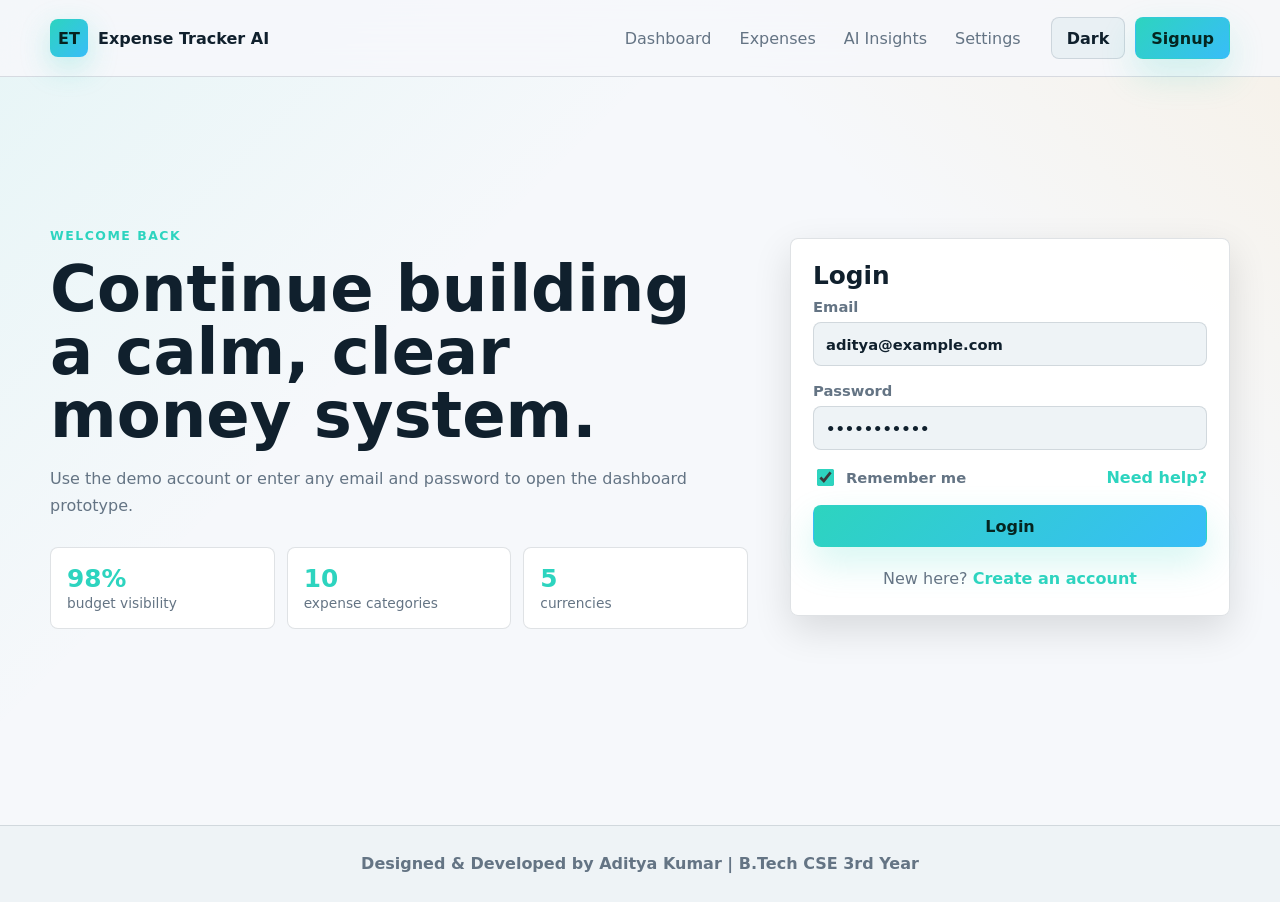
<file: login.html>
<!DOCTYPE html>
<html lang="en">
<head>
  <meta charset="UTF-8">
  <meta name="viewport" content="width=device-width, initial-scale=1.0">
  <meta name="description" content="Login to Expense Tracker AI and continue managing expenses, budgets, and AI finance insights.">
  <title>Login | Expense Tracker AI</title>
  <link rel="stylesheet" href="style.css">
</head>
<body data-page="login">
  <header class="site-header">
    <nav class="nav shell" aria-label="Primary navigation">
      <a class="brand" href="index.html">
        <span class="brand-mark">ET</span>
        <span>Expense Tracker AI</span>
      </a>
      <button class="nav-toggle" type="button" aria-label="Open navigation" aria-expanded="false">Menu</button>
      <div class="nav-links">
        <a href="dashboard.html">Dashboard</a>
        <a href="expenses.html">Expenses</a>
        <a href="insights.html">AI Insights</a>
        <a href="settings.html">Settings</a>
      </div>
      <div class="nav-actions">
        <button class="theme-toggle" type="button" aria-label="Toggle dark and light mode">Theme</button>
        <a class="btn btn-primary" href="signup.html">Signup</a>
      </div>
    </nav>
  </header>

  <main class="auth-layout shell">
    <section class="auth-copy">
      <p class="eyebrow">Welcome back</p>
      <h1>Continue building a calm, clear money system.</h1>
      <p>Use the demo account or enter any email and password to open the dashboard prototype.</p>
      <div class="auth-stats">
        <div><strong>98%</strong><span>budget visibility</span></div>
        <div><strong>10</strong><span>expense categories</span></div>
        <div><strong>5</strong><span>currencies</span></div>
      </div>
    </section>

    <section class="auth-card" aria-labelledby="login-title">
      <h2 id="login-title">Login</h2>
      <form id="loginForm" class="form-grid">
        <label>
          Email
          <input type="email" name="email" value="aditya@example.com" required>
        </label>
        <label>
          Password
          <input type="password" name="password" value="password123" required minlength="6">
        </label>
        <div class="form-row between">
          <label class="inline-check">
            <input type="checkbox" checked>
            Remember me
          </label>
          <a href="settings.html">Need help?</a>
        </div>
        <button class="btn btn-primary btn-full" type="submit">Login</button>
      </form>
      <p class="auth-switch">New here? <a href="signup.html">Create an account</a></p>
    </section>
  </main>

  <footer class="site-footer">
    <div class="shell footer-inner">
      <p>Designed &amp; Developed by Aditya Kumar | B.Tech CSE 3rd Year</p>
    </div>
  </footer>

  <div class="toast-stack" aria-live="polite" aria-atomic="true"></div>
  <script src="app.js"></script>
</body>
</html>
</file>
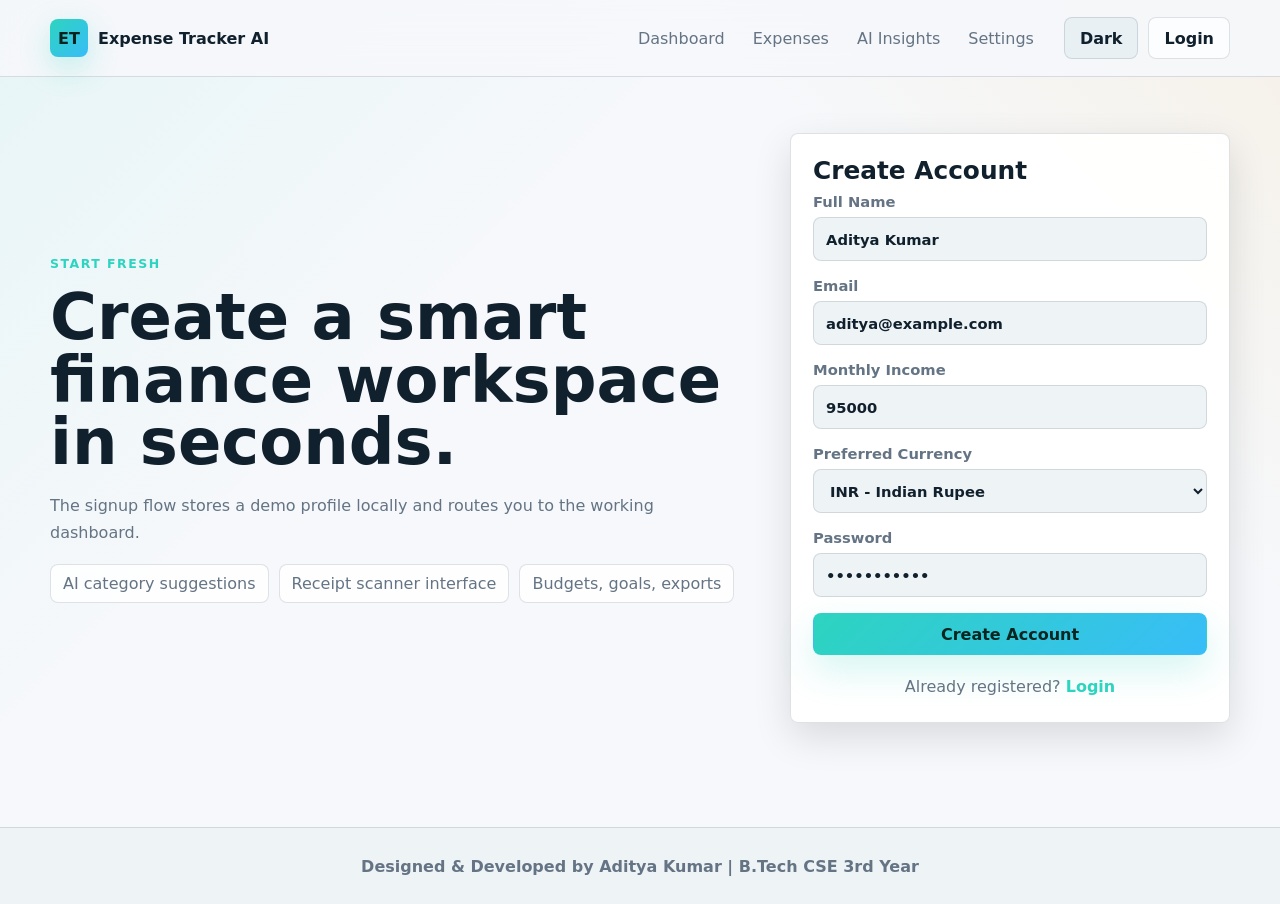
<file: signup.html>
<!DOCTYPE html>
<html lang="en">
<head>
  <meta charset="UTF-8">
  <meta name="viewport" content="width=device-width, initial-scale=1.0">
  <meta name="description" content="Create an Expense Tracker AI demo profile for budgets, AI spending insights, and subscription tracking.">
  <title>Signup | Expense Tracker AI</title>
  <link rel="stylesheet" href="style.css">
</head>
<body data-page="signup">
  <header class="site-header">
    <nav class="nav shell" aria-label="Primary navigation">
      <a class="brand" href="index.html">
        <span class="brand-mark">ET</span>
        <span>Expense Tracker AI</span>
      </a>
      <button class="nav-toggle" type="button" aria-label="Open navigation" aria-expanded="false">Menu</button>
      <div class="nav-links">
        <a href="dashboard.html">Dashboard</a>
        <a href="expenses.html">Expenses</a>
        <a href="insights.html">AI Insights</a>
        <a href="settings.html">Settings</a>
      </div>
      <div class="nav-actions">
        <button class="theme-toggle" type="button" aria-label="Toggle dark and light mode">Theme</button>
        <a class="btn btn-ghost" href="login.html">Login</a>
      </div>
    </nav>
  </header>

  <main class="auth-layout shell">
    <section class="auth-copy">
      <p class="eyebrow">Start fresh</p>
      <h1>Create a smart finance workspace in seconds.</h1>
      <p>The signup flow stores a demo profile locally and routes you to the working dashboard.</p>
      <div class="check-list compact">
        <span>AI category suggestions</span>
        <span>Receipt scanner interface</span>
        <span>Budgets, goals, exports</span>
      </div>
    </section>

    <section class="auth-card" aria-labelledby="signup-title">
      <h2 id="signup-title">Create Account</h2>
      <form id="signupForm" class="form-grid">
        <label>
          Full Name
          <input type="text" name="name" value="Aditya Kumar" required>
        </label>
        <label>
          Email
          <input type="email" name="email" value="aditya@example.com" required>
        </label>
        <label>
          Monthly Income
          <input type="number" name="income" value="95000" min="0" step="100">
        </label>
        <label>
          Preferred Currency
          <select name="currency">
            <option value="INR">INR - Indian Rupee</option>
            <option value="USD">USD - US Dollar</option>
            <option value="EUR">EUR - Euro</option>
            <option value="GBP">GBP - British Pound</option>
            <option value="AED">AED - UAE Dirham</option>
          </select>
        </label>
        <label>
          Password
          <input type="password" name="password" value="password123" required minlength="6">
        </label>
        <button class="btn btn-primary btn-full" type="submit">Create Account</button>
      </form>
      <p class="auth-switch">Already registered? <a href="login.html">Login</a></p>
    </section>
  </main>

  <footer class="site-footer">
    <div class="shell footer-inner">
      <p>Designed &amp; Developed by Aditya Kumar | B.Tech CSE 3rd Year</p>
    </div>
  </footer>

  <div class="toast-stack" aria-live="polite" aria-atomic="true"></div>
  <script src="app.js"></script>
</body>
</html>
</file>
<file: style.css>
/* Theme tokens and layout primitives */
:root {
  color-scheme: dark;
  --bg: #081018;
  --bg-soft: #0d1722;
  --surface: #111d29;
  --surface-strong: #172635;
  --text: #eef6f8;
  --muted: #9aadba;
  --line: rgba(173, 194, 204, 0.18);
  --primary: #2dd4bf;
  --primary-strong: #14b8a6;
  --blue: #38bdf8;
  --amber: #f59e0b;
  --coral: #fb7185;
  --success: #22c55e;
  --danger: #ef4444;
  --warning: #fbbf24;
  --shadow: 0 24px 70px rgba(0, 0, 0, 0.28);
  --radius: 8px;
  --font: Inter, ui-sans-serif, system-ui, -apple-system, BlinkMacSystemFont, "Segoe UI", sans-serif;
}

:root[data-theme="light"] {
  color-scheme: light;
  --bg: #f6f8fb;
  --bg-soft: #eef3f6;
  --surface: #ffffff;
  --surface-strong: #e9f0f4;
  --text: #10202d;
  --muted: #647484;
  --line: rgba(32, 55, 70, 0.14);
  --shadow: 0 20px 55px rgba(31, 56, 75, 0.14);
}

* {
  box-sizing: border-box;
}

html {
  scroll-behavior: smooth;
}

body {
  margin: 0;
  min-height: 100vh;
  font-family: var(--font);
  color: var(--text);
  background:
    linear-gradient(135deg, rgba(45, 212, 191, 0.08), transparent 34%),
    linear-gradient(225deg, rgba(245, 158, 11, 0.08), transparent 28%),
    var(--bg);
  letter-spacing: 0;
}

body::selection {
  background: rgba(45, 212, 191, 0.28);
}

img,
svg,
canvas {
  max-width: 100%;
}

a {
  color: inherit;
  text-decoration: none;
}

button,
input,
select,
textarea {
  font: inherit;
}

button {
  cursor: pointer;
}

.shell {
  width: min(1180px, calc(100% - 32px));
  margin: 0 auto;
}

.site-header {
  position: sticky;
  top: 0;
  z-index: 50;
  border-bottom: 1px solid var(--line);
  background: color-mix(in srgb, var(--bg) 88%, transparent);
  backdrop-filter: blur(18px);
}

.nav {
  min-height: 76px;
  display: flex;
  align-items: center;
  gap: 18px;
}

.brand {
  display: inline-flex;
  align-items: center;
  gap: 10px;
  font-weight: 800;
  min-width: max-content;
}

.brand-mark {
  display: grid;
  place-items: center;
  width: 38px;
  height: 38px;
  border-radius: var(--radius);
  color: #062320;
  background: linear-gradient(135deg, var(--primary), var(--blue));
  box-shadow: 0 10px 30px rgba(45, 212, 191, 0.28);
}

.nav-toggle {
  display: none;
  margin-left: auto;
  padding: 9px 12px;
  color: var(--text);
  border: 1px solid var(--line);
  border-radius: var(--radius);
  background: var(--surface);
}

.nav-links {
  display: flex;
  align-items: center;
  gap: 4px;
  margin-left: auto;
}

.nav-links a {
  padding: 10px 12px;
  border-radius: var(--radius);
  color: var(--muted);
  transition: 180ms ease;
}

.nav-links a:hover,
.nav-links a[aria-current="page"] {
  color: var(--text);
  background: var(--surface-strong);
}

.nav-actions,
.heading-actions,
.hero-actions,
.form-actions {
  display: flex;
  align-items: center;
  gap: 10px;
  flex-wrap: wrap;
}

.btn,
.theme-toggle {
  min-height: 42px;
  display: inline-flex;
  align-items: center;
  justify-content: center;
  gap: 8px;
  padding: 10px 15px;
  border: 1px solid transparent;
  border-radius: var(--radius);
  font-weight: 750;
  color: var(--text);
  background: transparent;
  transition: transform 180ms ease, border-color 180ms ease, background 180ms ease, box-shadow 180ms ease;
}

.btn:hover,
.theme-toggle:hover {
  transform: translateY(-1px);
}

.btn-primary {
  color: #052621;
  background: linear-gradient(135deg, var(--primary), var(--blue));
  box-shadow: 0 16px 36px rgba(45, 212, 191, 0.2);
}

.btn-soft,
.theme-toggle {
  color: var(--text);
  border-color: var(--line);
  background: var(--surface-strong);
}

.btn-ghost {
  color: var(--text);
  border-color: var(--line);
  background: color-mix(in srgb, var(--surface) 70%, transparent);
}

.btn-danger {
  color: #fff;
  background: var(--danger);
}

.btn-large {
  min-height: 50px;
  padding-inline: 20px;
}

.btn-full {
  width: 100%;
}

.hero {
  min-height: calc(100vh - 76px);
  display: grid;
  grid-template-columns: minmax(0, 0.95fr) minmax(320px, 1.05fr);
  gap: 42px;
  align-items: center;
  padding: 52px 0 64px;
}

.hero-copy,
.auth-copy,
.page-heading,
.split-section {
  animation: riseIn 520ms ease both;
}

.eyebrow {
  margin: 0 0 12px;
  color: var(--primary);
  font-size: 0.78rem;
  font-weight: 900;
  letter-spacing: 0.12em;
  text-transform: uppercase;
}

h1,
h2,
h3,
p {
  margin-top: 0;
}

h1 {
  margin-bottom: 18px;
  font-size: clamp(2.4rem, 6vw, 5rem);
  line-height: 0.98;
  letter-spacing: 0;
}

h2 {
  margin-bottom: 8px;
  font-size: clamp(1.2rem, 2vw, 1.55rem);
  letter-spacing: 0;
}

p {
  color: var(--muted);
  line-height: 1.7;
}

.hero-text {
  max-width: 650px;
  font-size: 1.08rem;
}

.trust-row,
.check-list {
  display: flex;
  gap: 10px;
  flex-wrap: wrap;
  margin-top: 22px;
}

.trust-row span,
.check-list span {
  padding: 9px 12px;
  border: 1px solid var(--line);
  border-radius: var(--radius);
  color: var(--muted);
  background: color-mix(in srgb, var(--surface) 82%, transparent);
}

.hero-panel {
  position: relative;
  display: grid;
  gap: 14px;
  padding: 14px;
  border: 1px solid var(--line);
  border-radius: var(--radius);
  background: color-mix(in srgb, var(--surface) 84%, transparent);
  box-shadow: var(--shadow);
  overflow: hidden;
  animation: floatIn 700ms ease both;
}

.hero-image {
  width: 100%;
  aspect-ratio: 16 / 10;
  object-fit: cover;
  border-radius: var(--radius);
  border: 1px solid var(--line);
}

.glass-card,
.metric-tile,
.scan-card,
.feature-card,
.panel,
.metric-card,
.auth-card {
  border: 1px solid var(--line);
  border-radius: var(--radius);
  background: color-mix(in srgb, var(--surface) 92%, transparent);
  box-shadow: 0 14px 38px rgba(0, 0, 0, 0.12);
}

.balance-card,
.scan-card {
  display: flex;
  align-items: center;
  justify-content: space-between;
  gap: 16px;
  padding: 18px;
}

.balance-card strong,
.metric-tile strong {
  display: block;
  margin-top: 6px;
  font-size: 1.5rem;
}

.muted,
small {
  color: var(--muted);
}

.status-chip {
  padding: 7px 10px;
  border-radius: 999px;
  font-size: 0.82rem;
  font-weight: 850;
}

.positive {
  color: var(--success);
}

.warning {
  color: var(--warning);
}

.negative,
.danger {
  color: var(--danger);
}

.status-chip.positive {
  color: #052718;
  background: color-mix(in srgb, var(--success) 74%, white);
}

.mini-grid {
  display: grid;
  grid-template-columns: repeat(2, minmax(0, 1fr));
  gap: 14px;
}

.metric-tile {
  padding: 16px;
}

.metric-tile span,
.metric-card span,
.forecast-card span,
.prediction-card span {
  color: var(--muted);
  font-size: 0.9rem;
}

.scan-card {
  justify-content: flex-start;
}

.scan-line {
  width: 56px;
  height: 72px;
  flex: 0 0 auto;
  border-radius: var(--radius);
  border: 1px solid var(--line);
  background:
    linear-gradient(var(--primary), var(--primary)) 50% 50% / 80% 2px no-repeat,
    repeating-linear-gradient(180deg, rgba(255, 255, 255, 0.08) 0 8px, transparent 8px 16px),
    var(--surface-strong);
  animation: scanPulse 1.9s ease-in-out infinite;
}

.section-band {
  padding: 68px 0;
  border-block: 1px solid var(--line);
  background: color-mix(in srgb, var(--bg-soft) 78%, transparent);
}

.feature-grid {
  display: grid;
  grid-template-columns: repeat(4, minmax(0, 1fr));
  gap: 16px;
}

.feature-card {
  padding: 22px;
  transition: transform 180ms ease, border-color 180ms ease;
}

.feature-card:hover {
  transform: translateY(-4px);
  border-color: color-mix(in srgb, var(--primary) 48%, var(--line));
}

.feature-icon {
  display: inline-flex;
  margin-bottom: 22px;
  color: var(--primary);
  font-weight: 900;
}

.split-section {
  display: grid;
  grid-template-columns: 0.85fr 1.15fr;
  gap: 32px;
  align-items: start;
  padding: 72px 0;
}

.compact {
  margin-top: 18px;
}

.site-footer {
  margin-top: 48px;
  border-top: 1px solid var(--line);
  background: var(--bg-soft);
}

.footer-inner {
  min-height: 76px;
  display: flex;
  align-items: center;
  justify-content: center;
  text-align: center;
}

.footer-inner p {
  margin: 0;
  color: var(--muted);
  font-weight: 700;
}

.auth-layout {
  min-height: calc(100vh - 200px);
  display: grid;
  grid-template-columns: 1fr minmax(320px, 440px);
  gap: 42px;
  align-items: center;
  padding: 56px 0;
}

.auth-copy h1 {
  font-size: clamp(2rem, 5vw, 4.4rem);
}

.auth-stats {
  display: grid;
  grid-template-columns: repeat(3, minmax(0, 1fr));
  gap: 12px;
  margin-top: 28px;
}

.auth-stats div {
  padding: 16px;
  border: 1px solid var(--line);
  border-radius: var(--radius);
  background: var(--surface);
}

.auth-stats strong {
  display: block;
  font-size: 1.55rem;
  color: var(--primary);
}

.auth-stats span {
  color: var(--muted);
  font-size: 0.86rem;
}

.auth-card,
.panel,
.metric-card {
  padding: 22px;
}

.auth-switch {
  margin: 18px 0 0;
  text-align: center;
}

.auth-switch a,
.form-row a {
  color: var(--primary);
  font-weight: 800;
}

.app-shell {
  padding: 42px 0 24px;
}

.page-heading {
  display: flex;
  align-items: flex-end;
  justify-content: space-between;
  gap: 24px;
  margin-bottom: 26px;
}

.page-heading h1 {
  margin-bottom: 10px;
  font-size: clamp(2rem, 4vw, 3.7rem);
}

.page-heading p {
  max-width: 760px;
  margin-bottom: 0;
}

.metrics-grid {
  display: grid;
  grid-template-columns: repeat(4, minmax(0, 1fr));
  gap: 16px;
  margin-bottom: 18px;
}

.metric-card {
  min-height: 146px;
  display: flex;
  flex-direction: column;
  justify-content: space-between;
}

.metric-card strong {
  display: block;
  margin: 12px 0;
  font-size: clamp(1.55rem, 3vw, 2.35rem);
}

.dashboard-grid,
.insight-grid,
.settings-grid {
  display: grid;
  grid-template-columns: repeat(2, minmax(0, 1fr));
  gap: 18px;
}

.panel {
  min-width: 0;
}

.panel.wide {
  grid-column: 1 / -1;
}

.panel-head {
  display: flex;
  align-items: flex-start;
  justify-content: space-between;
  gap: 16px;
  margin-bottom: 18px;
}

.panel-head p,
.panel-head h2 {
  margin-bottom: 0;
}

.chart-wrap {
  position: relative;
  height: 320px;
  min-height: 260px;
}

.chart-wrap.small {
  height: 210px;
  min-height: 190px;
  margin-top: 12px;
}

.budget-list,
.stack-list,
.alert-list {
  display: grid;
  gap: 12px;
}

.budget-item,
.list-item,
.alert-item {
  padding: 14px;
  border: 1px solid var(--line);
  border-radius: var(--radius);
  background: var(--bg-soft);
}

.budget-top,
.list-top {
  display: flex;
  justify-content: space-between;
  gap: 12px;
  margin-bottom: 10px;
}

.progress {
  height: 10px;
  overflow: hidden;
  border-radius: 999px;
  background: color-mix(in srgb, var(--surface-strong) 86%, black);
}

.progress span {
  display: block;
  width: var(--value, 0%);
  max-width: 100%;
  height: 100%;
  border-radius: inherit;
  background: linear-gradient(90deg, var(--primary), var(--blue));
}

.progress.warning span {
  background: linear-gradient(90deg, var(--amber), var(--warning));
}

.progress.danger span {
  background: linear-gradient(90deg, var(--coral), var(--danger));
}

.admin-stats {
  display: grid;
  grid-template-columns: repeat(3, minmax(0, 1fr));
  gap: 10px;
}

.admin-stats div {
  padding: 14px;
  border-radius: var(--radius);
  background: var(--bg-soft);
}

.admin-stats strong {
  display: block;
  font-size: 1.45rem;
  color: var(--primary);
}

.admin-stats span {
  color: var(--muted);
  font-size: 0.86rem;
}

.form-grid {
  display: grid;
  gap: 16px;
}

.compact-form {
  gap: 12px;
}

label {
  display: grid;
  gap: 7px;
  color: var(--muted);
  font-size: 0.92rem;
  font-weight: 750;
}

input,
select,
textarea {
  width: 100%;
  min-height: 44px;
  padding: 11px 12px;
  border: 1px solid var(--line);
  border-radius: var(--radius);
  color: var(--text);
  background: var(--bg-soft);
  outline: none;
  transition: border-color 160ms ease, box-shadow 160ms ease, background 160ms ease;
}

textarea {
  resize: vertical;
}

input:focus,
select:focus,
textarea:focus {
  border-color: var(--primary);
  box-shadow: 0 0 0 4px rgba(45, 212, 191, 0.12);
}

.form-row {
  display: grid;
  grid-template-columns: repeat(2, minmax(0, 1fr));
  gap: 12px;
}

.form-row.three {
  grid-template-columns: repeat(3, minmax(0, 1fr));
}

.form-row.between {
  display: flex;
  align-items: center;
  justify-content: space-between;
}

.inline-check {
  display: inline-flex;
  align-items: center;
  gap: 9px;
  color: var(--muted);
}

.inline-check input {
  width: 17px;
  min-height: 17px;
  accent-color: var(--primary);
}

.expense-layout {
  display: grid;
  grid-template-columns: minmax(310px, 0.86fr) minmax(320px, 1.14fr);
  gap: 18px;
  margin-bottom: 18px;
}

.drop-zone {
  display: grid;
  place-items: center;
  gap: 8px;
  min-height: 188px;
  margin-bottom: 16px;
  padding: 22px;
  text-align: center;
  border: 1px dashed color-mix(in srgb, var(--primary) 52%, var(--line));
  border-radius: var(--radius);
  background: color-mix(in srgb, var(--primary) 8%, var(--surface));
  transition: border-color 160ms ease, background 160ms ease, transform 160ms ease;
}

.drop-zone.drag-over,
.drop-zone:hover {
  transform: translateY(-2px);
  border-color: var(--primary);
  background: color-mix(in srgb, var(--primary) 14%, var(--surface));
}

.upload-icon {
  display: inline-flex;
  align-items: center;
  justify-content: center;
  min-width: 74px;
  min-height: 34px;
  border-radius: 999px;
  color: #052621;
  font-weight: 850;
  background: var(--primary);
}

.table-head {
  align-items: flex-end;
}

.filters {
  display: grid;
  grid-template-columns: minmax(220px, 1fr) minmax(150px, 0.55fr) minmax(140px, 0.45fr);
  gap: 10px;
  width: min(100%, 650px);
}

.table-wrap {
  overflow-x: auto;
  border: 1px solid var(--line);
  border-radius: var(--radius);
}

.data-table {
  width: 100%;
  min-width: 760px;
  border-collapse: collapse;
}

.data-table th,
.data-table td {
  padding: 14px;
  text-align: left;
  border-bottom: 1px solid var(--line);
}

.data-table th {
  color: var(--muted);
  font-size: 0.8rem;
  text-transform: uppercase;
  background: var(--bg-soft);
}

.data-table tr:last-child td {
  border-bottom: 0;
}

.data-table tbody tr:hover {
  background: color-mix(in srgb, var(--primary) 6%, transparent);
}

.action-buttons {
  display: flex;
  gap: 8px;
}

.icon-btn {
  min-height: 34px;
  padding: 7px 10px;
  border: 1px solid var(--line);
  border-radius: var(--radius);
  color: var(--text);
  background: var(--surface-strong);
}

.forecast-card,
.prediction-card {
  padding: 18px;
  border: 1px solid var(--line);
  border-radius: var(--radius);
  background: var(--bg-soft);
}

.forecast-card strong,
.prediction-card strong {
  display: block;
  margin: 8px 0;
  font-size: 2rem;
}

.alert-item.success {
  border-color: color-mix(in srgb, var(--success) 45%, var(--line));
}

.alert-item.warning {
  border-color: color-mix(in srgb, var(--warning) 45%, var(--line));
}

.alert-item.error {
  border-color: color-mix(in srgb, var(--danger) 45%, var(--line));
}

.settings-grid .notification-controls {
  display: grid;
  grid-template-columns: repeat(3, minmax(0, 1fr));
  gap: 10px;
  margin-bottom: 16px;
}

.toggle-line {
  margin-bottom: 18px;
}

.budget-form {
  grid-template-columns: repeat(2, minmax(0, 1fr));
}

.budget-control {
  display: grid;
  gap: 8px;
  padding: 14px;
  border: 1px solid var(--line);
  border-radius: var(--radius);
  background: var(--bg-soft);
}

.toast-stack {
  position: fixed;
  right: 18px;
  bottom: 18px;
  z-index: 80;
  display: grid;
  gap: 10px;
  width: min(360px, calc(100vw - 32px));
}

.toast {
  padding: 14px 16px;
  border: 1px solid var(--line);
  border-left-width: 4px;
  border-radius: var(--radius);
  color: var(--text);
  background: var(--surface);
  box-shadow: var(--shadow);
  animation: toastIn 220ms ease both;
}

.toast.success {
  border-left-color: var(--success);
}

.toast.warning {
  border-left-color: var(--warning);
}

.toast.error {
  border-left-color: var(--danger);
}

@keyframes riseIn {
  from {
    opacity: 0;
    transform: translateY(12px);
  }
  to {
    opacity: 1;
    transform: translateY(0);
  }
}

@keyframes floatIn {
  from {
    opacity: 0;
    transform: translateY(18px) scale(0.98);
  }
  to {
    opacity: 1;
    transform: translateY(0) scale(1);
  }
}

@keyframes scanPulse {
  0%,
  100% {
    background-position: 50% 26%, 0 0, 0 0;
  }
  50% {
    background-position: 50% 74%, 0 0, 0 0;
  }
}

@keyframes toastIn {
  from {
    opacity: 0;
    transform: translateX(18px);
  }
  to {
    opacity: 1;
    transform: translateX(0);
  }
}

@media (max-width: 960px) {
  .nav {
    flex-wrap: wrap;
    padding: 14px 0;
  }

  .nav-toggle {
    display: inline-flex;
  }

  .nav-links,
  .nav-actions {
    display: none;
    width: 100%;
  }

  .nav.is-open .nav-links,
  .nav.is-open .nav-actions {
    display: grid;
  }

  .nav-links {
    grid-template-columns: repeat(2, minmax(0, 1fr));
  }

  .nav-actions {
    grid-template-columns: repeat(3, minmax(0, 1fr));
  }

  .hero,
  .auth-layout,
  .split-section,
  .expense-layout,
  .page-heading {
    grid-template-columns: 1fr;
  }

  .hero {
    min-height: auto;
    padding-top: 42px;
  }

  .page-heading {
    display: grid;
    align-items: start;
  }

  .feature-grid,
  .metrics-grid {
    grid-template-columns: repeat(2, minmax(0, 1fr));
  }
}

@media (max-width: 740px) {
  .shell {
    width: min(100% - 22px, 1180px);
  }

  .brand span:last-child {
    max-width: 170px;
    overflow: hidden;
    text-overflow: ellipsis;
    white-space: nowrap;
  }

  .hero {
    gap: 26px;
  }

  .hero-actions,
  .heading-actions,
  .form-actions,
  .nav-actions {
    align-items: stretch;
  }

  .btn,
  .theme-toggle {
    width: 100%;
  }

  .feature-grid,
  .metrics-grid,
  .dashboard-grid,
  .insight-grid,
  .settings-grid,
  .auth-stats,
  .mini-grid,
  .form-row,
  .form-row.three,
  .budget-form,
  .settings-grid .notification-controls {
    grid-template-columns: 1fr;
  }

  .filters {
    grid-template-columns: 1fr;
    width: 100%;
  }

  .table-head,
  .panel-head {
    display: grid;
  }

  .chart-wrap {
    height: 280px;
  }

  .footer-inner {
    padding: 18px 0;
  }
}

@media (prefers-reduced-motion: reduce) {
  *,
  *::before,
  *::after {
    animation-duration: 0.01ms !important;
    animation-iteration-count: 1 !important;
    scroll-behavior: auto !important;
    transition-duration: 0.01ms !important;
  }
}
</file>
